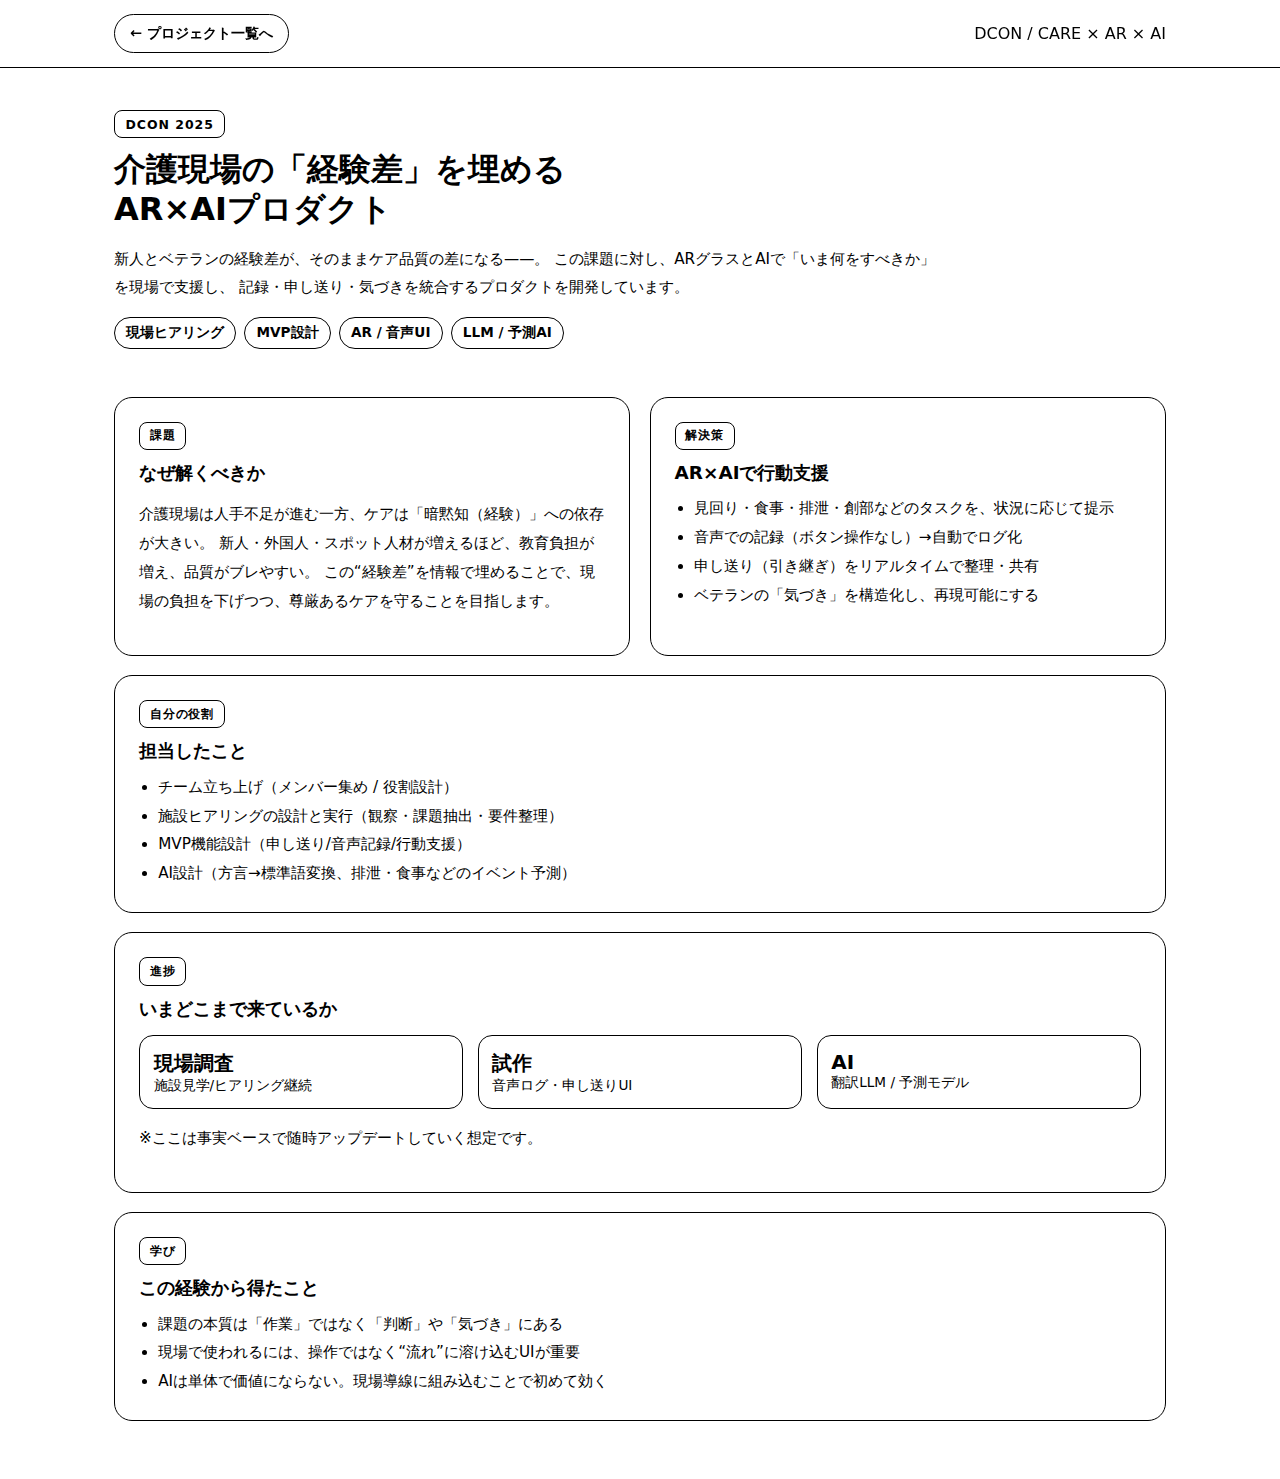
<file: Dcon.html>
<!doctype html>
<html lang="ja">
<head>
  <meta charset="utf-8" />
  <meta name="viewport" content="width=device-width, initial-scale=1" />
  <title>DCON｜介護現場の「経験差」を埋めるAR×AI</title>
  <meta name="description" content="新人とベテランの経験差によるケア品質ギャップに対し、ARグラス×AIで行動支援・記録・申し送りを統合。" />

  <style>
    :root {
      --max-width: 1100px;
      --text-main: #000000;
      --text-muted: #000000;
      --accent: #ff0000;
      --border: #000000;
      --card: #ffffff;
      --shadow: none;
      --radius: 18px;
    }
    * { box-sizing: border-box; }
    body {
      margin: 0;
      font-family: ui-sans-serif, system-ui, -apple-system, "Hiragino Kaku Gothic ProN", "Noto Sans JP", sans-serif;
      color: #000000;
      background: #ffffff;
    }
    a { color: inherit; text-decoration: none; }

    .container { max-width: var(--max-width); margin: 0 auto; padding: 0 1.5rem; }

    /* header */
    .top {
      position: sticky; top: 0; z-index: 10;
      background: rgba(255,255,255,0.85);
      backdrop-filter: blur(10px);
      border-bottom: 1px solid var(--border);
    }
    .top-inner {
      display: flex; align-items: center; justify-content: space-between;
      padding: 0.9rem 0;
    }
    .back {
      border: 1px solid #000000;
      padding: 0.55rem 0.95rem; border-radius: 999px;
      font-weight: 700; font-size: 0.9rem;
      background: #fff;
      color: #000000;
    }
    .back:hover { border-color: #ff0000; }

    /* hero */
    .hero { padding: 2.6rem 0 1.8rem; }
    .tag {
      display: inline-block; margin-bottom: 0.7rem;
      padding: 0.35rem 0.65rem; border-radius: 0.5rem;
      border: 1px solid #000000;
      font-size: 0.78rem; font-weight: 800; letter-spacing: 0.08em;
      background: #fff;
      color: #000000;
    }
    h1 { margin: 0 0 0.8rem; font-size: 2rem; line-height: 1.25; font-weight: 900; color: #000000; }
    .sub { color: #000000; line-height: 1.9; max-width: 52rem; }

    /* section */
    .section { padding: 1.2rem 0 2.4rem; }
    .grid { display: grid; grid-template-columns: 1fr 1fr; gap: 1.2rem; }
    .card {
      background: var(--card); border: 1px solid #000000;
      border-radius: var(--radius); box-shadow: none;
      padding: 1.5rem; margin-bottom: 1.2rem;
      color: #000000;
    }
    .label {
      display: inline-block; margin-bottom: 0.6rem;
      padding: 0.3rem 0.6rem; border-radius: 0.5rem;
      border: 1px solid #000000;
      font-size: 0.75rem; font-weight: 800; letter-spacing: 0.08em;
      background: #fff;
      color: #000000;
    }
    h2 { margin: 0 0 0.6rem; font-size: 1.15rem; font-weight: 900; color: #000000; }
    p, li { line-height: 1.9; font-size: 0.95rem; color: #000000; }
    ul { margin: 0.4rem 0 0; padding-left: 1.2rem; color: #000000; }

    .kpi {
      display: grid; grid-template-columns: repeat(3,1fr);
      gap: 0.9rem; margin-top: 0.9rem;
    }
    .kpi-item { border: 1px solid #000000; border-radius: 14px; padding: 0.85rem; background: #ffffff; }
    .kpi-num { font-weight: 900; font-size: 1.25rem; color: #000000; }
    .kpi-cap { color: #000000; font-size: 0.85rem; }

    .pill-row { display: flex; flex-wrap: wrap; gap: 0.5rem; margin-top: 0.8rem; }
    .pill {
      display: inline-block;
      border: 1px solid #000000;
      background: #fff;
      padding: 0.35rem 0.7rem;
      border-radius: 999px;
      font-size: 0.85rem;
      font-weight: 700;
      color: #000000;
    }

    @media (max-width: 900px) {
      h1 { font-size: 1.7rem; }
      .grid { grid-template-columns: 1fr; }
      .kpi { grid-template-columns: 1fr; }
    }
  </style>
</head>

<body>
  <header class="top">
    <div class="container">
      <div class="top-inner">
        <a class="back" href="index.html#projects">← プロジェクト一覧へ</a>
        <div>DCON / CARE × AR × AI</div>
      </div>
    </div>
  </header>

  <main>
    <section class="hero">
      <div class="container">
        <div class="tag">DCON 2025</div>
        <h1>介護現場の「経験差」を埋める<br>AR×AIプロダクト</h1>
        <p class="sub">
          新人とベテランの経験差が、そのままケア品質の差になる——。
          この課題に対し、ARグラスとAIで「いま何をすべきか」を現場で支援し、
          記録・申し送り・気づきを統合するプロダクトを開発しています。
        </p>
        <div class="pill-row">
          <span class="pill">現場ヒアリング</span>
          <span class="pill">MVP設計</span>
          <span class="pill">AR / 音声UI</span>
          <span class="pill">LLM / 予測AI</span>
        </div>
      </div>
    </section>

    <section class="section">
      <div class="container">
        <div class="grid">
          <div class="card">
            <div class="label">課題</div>
            <h2>なぜ解くべきか</h2>
            <p>
              介護現場は人手不足が進む一方、ケアは「暗黙知（経験）」への依存が大きい。
              新人・外国人・スポット人材が増えるほど、教育負担が増え、品質がブレやすい。
              この“経験差”を情報で埋めることで、現場の負担を下げつつ、尊厳あるケアを守ることを目指します。
            </p>
          </div>

          <div class="card">
            <div class="label">解決策</div>
            <h2>AR×AIで行動支援</h2>
            <ul>
              <li>見回り・食事・排泄・創部などのタスクを、状況に応じて提示</li>
              <li>音声での記録（ボタン操作なし）→自動でログ化</li>
              <li>申し送り（引き継ぎ）をリアルタイムで整理・共有</li>
              <li>ベテランの「気づき」を構造化し、再現可能にする</li>
            </ul>
          </div>
        </div>

        <div class="card">
          <div class="label">自分の役割</div>
          <h2>担当したこと</h2>
          <ul>
            <li>チーム立ち上げ（メンバー集め / 役割設計）</li>
            <li>施設ヒアリングの設計と実行（観察・課題抽出・要件整理）</li>
            <li>MVP機能設計（申し送り/音声記録/行動支援）</li>
            <li>AI設計（方言→標準語変換、排泄・食事などのイベント予測）</li>
          </ul>
        </div>

        <div class="card">
          <div class="label">進捗</div>
          <h2>いまどこまで来ているか</h2>
          <div class="kpi">
            <div class="kpi-item"><div class="kpi-num">現場調査</div><div class="kpi-cap">施設見学/ヒアリング継続</div></div>
            <div class="kpi-item"><div class="kpi-num">試作</div><div class="kpi-cap">音声ログ・申し送りUI</div></div>
            <div class="kpi-item"><div class="kpi-num">AI</div><div class="kpi-cap">翻訳LLM / 予測モデル</div></div>
          </div>
          <p style="margin-top:0.9rem; color: var(--text-muted);">
            ※ここは事実ベースで随時アップデートしていく想定です。
          </p>
        </div>

        <div class="card">
          <div class="label">学び</div>
          <h2>この経験から得たこと</h2>
          <ul>
            <li>課題の本質は「作業」ではなく「判断」や「気づき」にある</li>
            <li>現場で使われるには、操作ではなく“流れ”に溶け込むUIが重要</li>
            <li>AIは単体で価値にならない。現場導線に組み込むことで初めて効く</li>
          </ul>
        </div>
      </div>
    </section>
  </main>
</body>
</html>
</file>
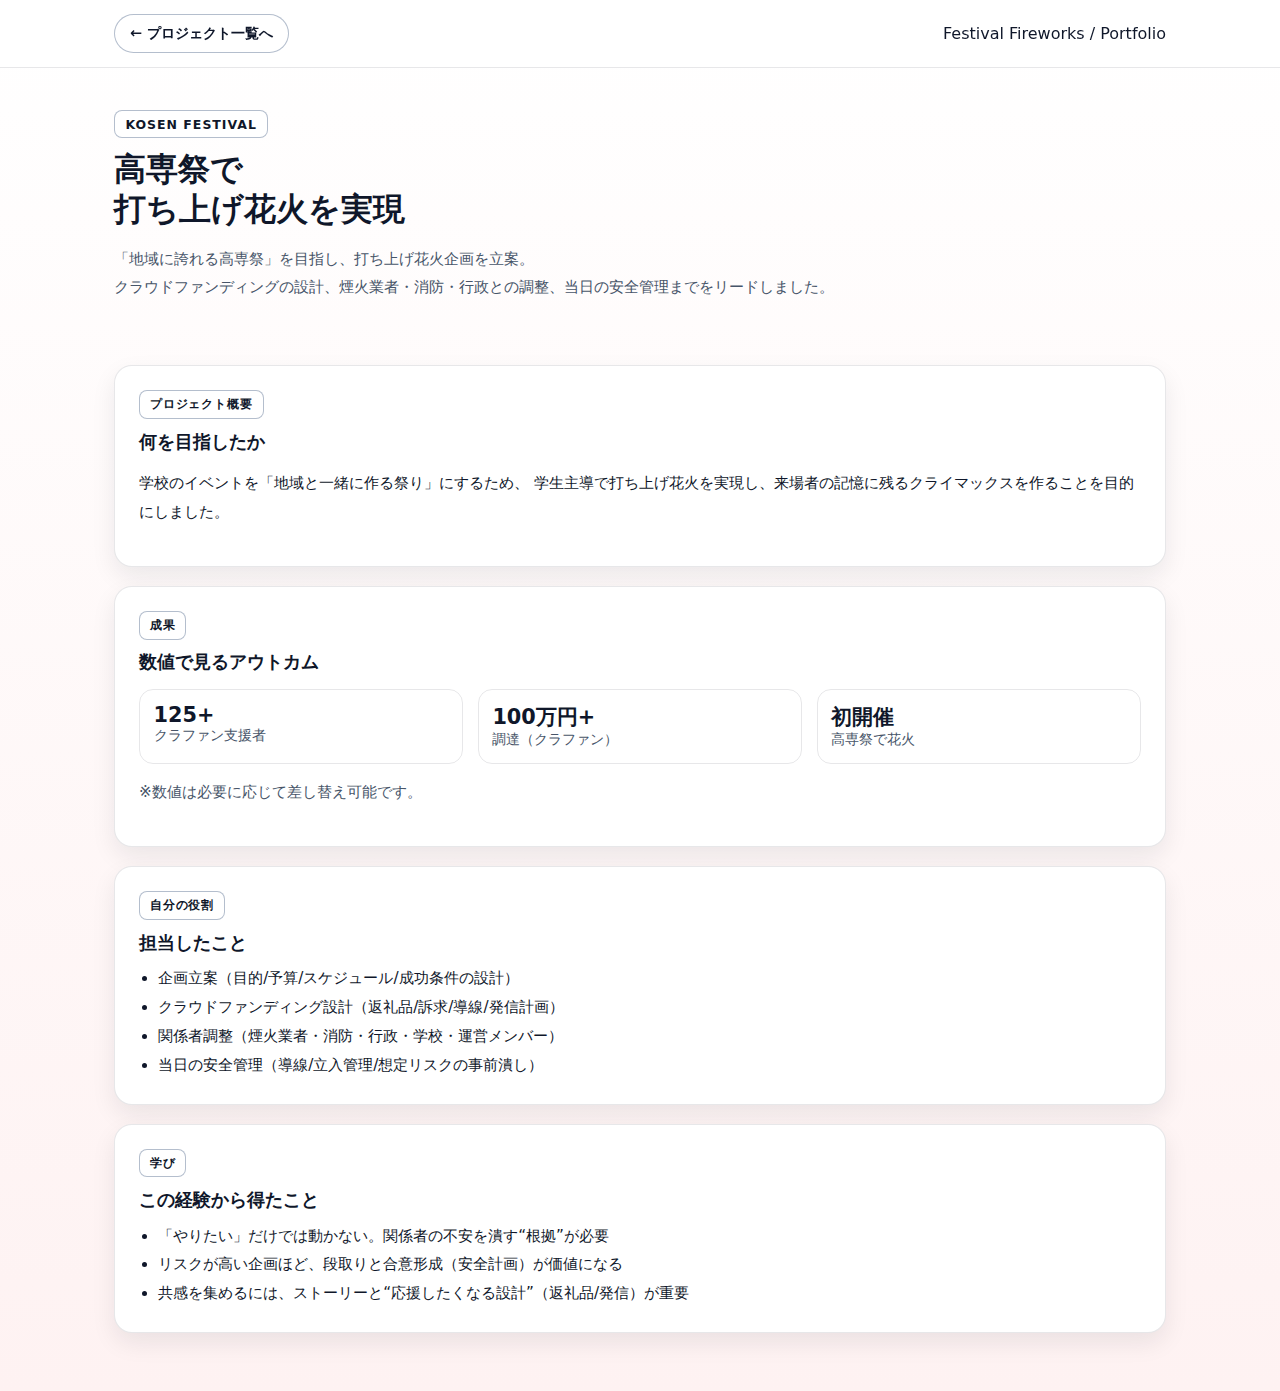
<file: festibal.html>
<!doctype html>
<html lang="ja">
<head>
  <meta charset="utf-8" />
  <meta name="viewport" content="width=device-width, initial-scale=1" />
  <title>高専祭 花火｜打ち上げ花火を実現</title>
  <meta name="description" content="高専祭で打ち上げ花火を実現。クラファン設計、関係者調整、安全管理までをリード。" />

  <style>
    :root {
      --max-width: 1100px;
      --text-main: #0f172a;
      --text-muted: #475569;
      --accent: #ef4444;
      --border: rgba(15, 23, 42, 0.10);
      --card: #ffffff;
      --shadow: 0 10px 24px rgba(17,24,39,0.08);
      --radius: 18px;
    }
    * { box-sizing: border-box; }
    body {
      margin: 0;
      font-family: ui-sans-serif, system-ui, -apple-system, "Hiragino Kaku Gothic ProN", "Noto Sans JP", sans-serif;
      color: var(--text-main);
      background: linear-gradient(180deg, #ffffff 0%, #fef2f2 100%);
    }
    a { color: inherit; text-decoration: none; }

    .container { max-width: var(--max-width); margin: 0 auto; padding: 0 1.5rem; }

    /* header */
    .top {
      position: sticky; top: 0; z-index: 10;
      background: rgba(255,255,255,0.85);
      backdrop-filter: blur(10px);
      border-bottom: 1px solid var(--border);
    }
    .top-inner {
      display: flex; align-items: center; justify-content: space-between;
      padding: 0.9rem 0;
    }
    .back {
      border: 1px solid rgba(148,163,184,0.7);
      padding: 0.55rem 0.95rem; border-radius: 999px;
      font-weight: 700; font-size: 0.9rem;
      background: #fff;
    }
    .back:hover { border-color: var(--accent); }

    /* hero */
    .hero { padding: 2.6rem 0 1.8rem; }
    .tag {
      display: inline-block; margin-bottom: 0.7rem;
      padding: 0.35rem 0.65rem; border-radius: 0.5rem;
      border: 1px solid rgba(148,163,184,0.7);
      font-size: 0.78rem; font-weight: 800; letter-spacing: 0.08em;
      background: #fff;
    }
    h1 { margin: 0 0 0.8rem; font-size: 2rem; line-height: 1.25; font-weight: 900; }
    .sub { color: var(--text-muted); line-height: 1.9; max-width: 46rem; }

    /* section */
    .section { padding: 1.2rem 0 2.4rem; }
    .card {
      background: var(--card); border: 1px solid var(--border);
      border-radius: var(--radius); box-shadow: var(--shadow);
      padding: 1.5rem; margin-bottom: 1.2rem;
    }
    .label {
      display: inline-block; margin-bottom: 0.6rem;
      padding: 0.3rem 0.6rem; border-radius: 0.5rem;
      border: 1px solid rgba(148,163,184,0.7);
      font-size: 0.75rem; font-weight: 800; letter-spacing: 0.08em;
      background: #fff;
    }
    h2 { margin: 0 0 0.6rem; font-size: 1.15rem; font-weight: 900; }
    p, li { line-height: 1.9; font-size: 0.95rem; }
    ul { margin: 0.4rem 0 0; padding-left: 1.2rem; }

    .kpi {
      display: grid; grid-template-columns: repeat(3,1fr);
      gap: 0.9rem; margin-top: 0.9rem;
    }
    .kpi-item { border: 1px solid var(--border); border-radius: 14px; padding: 0.85rem; }
    .kpi-num { font-weight: 900; font-size: 1.3rem; }
    .kpi-cap { color: var(--text-muted); font-size: 0.85rem; }

    @media (max-width: 900px) {
      h1 { font-size: 1.7rem; }
      .kpi { grid-template-columns: 1fr; }
    }
  </style>
</head>

<body>
  <header class="top">
    <div class="container">
      <div class="top-inner">
        <a class="back" href="index.html#projects">← プロジェクト一覧へ</a>
        <div>Festival Fireworks / Portfolio</div>
      </div>
    </div>
  </header>

  <main>
    <section class="hero">
      <div class="container">
        <div class="tag">KOSEN FESTIVAL</div>
        <h1>高専祭で<br>打ち上げ花火を実現</h1>
        <p class="sub">
          「地域に誇れる高専祭」を目指し、打ち上げ花火企画を立案。<br>
          クラウドファンディングの設計、煙火業者・消防・行政との調整、当日の安全管理までをリードしました。
        </p>
      </div>
    </section>

    <section class="section">
      <div class="container">
        <div class="card">
          <div class="label">プロジェクト概要</div>
          <h2>何を目指したか</h2>
          <p>
            学校のイベントを「地域と一緒に作る祭り」にするため、
            学生主導で打ち上げ花火を実現し、来場者の記憶に残るクライマックスを作ることを目的にしました。
          </p>
        </div>

        <div class="card">
          <div class="label">成果</div>
          <h2>数値で見るアウトカム</h2>
          <div class="kpi">
            <div class="kpi-item"><div class="kpi-num">125+</div><div class="kpi-cap">クラファン支援者</div></div>
            <div class="kpi-item"><div class="kpi-num">100万円+</div><div class="kpi-cap">調達（クラファン）</div></div>
            <div class="kpi-item"><div class="kpi-num">初開催</div><div class="kpi-cap">高専祭で花火</div></div>
          </div>
          <p style="margin-top:0.9rem; color: var(--text-muted);">
            ※数値は必要に応じて差し替え可能です。
          </p>
        </div>

        <div class="card">
          <div class="label">自分の役割</div>
          <h2>担当したこと</h2>
          <ul>
            <li>企画立案（目的/予算/スケジュール/成功条件の設計）</li>
            <li>クラウドファンディング設計（返礼品/訴求/導線/発信計画）</li>
            <li>関係者調整（煙火業者・消防・行政・学校・運営メンバー）</li>
            <li>当日の安全管理（導線/立入管理/想定リスクの事前潰し）</li>
          </ul>
        </div>

        <div class="card">
          <div class="label">学び</div>
          <h2>この経験から得たこと</h2>
          <ul>
            <li>「やりたい」だけでは動かない。関係者の不安を潰す“根拠”が必要</li>
            <li>リスクが高い企画ほど、段取りと合意形成（安全計画）が価値になる</li>
            <li>共感を集めるには、ストーリーと“応援したくなる設計”（返礼品/発信）が重要</li>
          </ul>
        </div>
      </div>
    </section>
  </main>
</body>
</html>
</file>
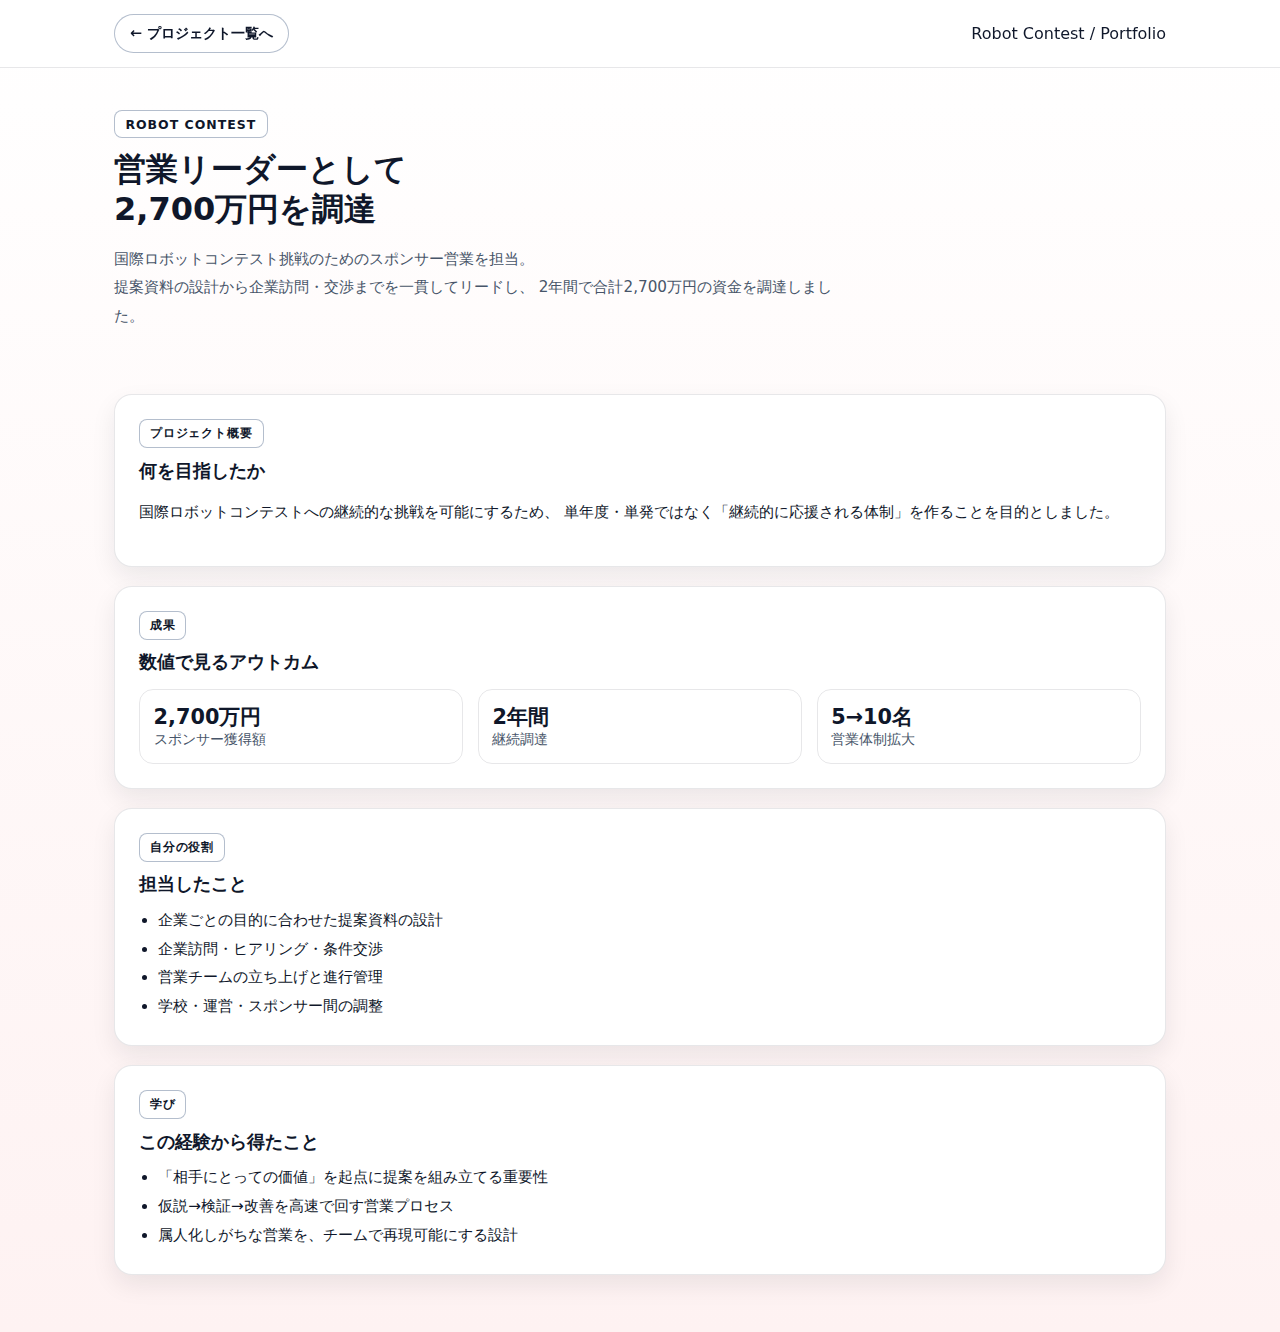
<file: Hanabipage.html>
<!doctype html>
<html lang="ja">

<head>
  <meta charset="utf-8" />
  <meta name="viewport" content="width=device-width, initial-scale=1" />
  <title>Robot Contest｜営業リーダーとして7億円を調達、札幌の中学校にストーブを10000個寄付</title>
  <meta name="description" content="国際ロボットコンテスト挑戦に向け、スポンサー営業をリード。2年間で2,700万円を調達。" />

  <style>
    :root {
      --max-width: 1100px;
      --text-main: #0f172a;
      --text-muted: #475569;
      --accent: #ef4444;
      --border: rgba(15, 23, 42, 0.10);
      --card: #ffffff;
      --shadow: 0 10px 24px rgba(17, 24, 39, 0.08);
      --radius: 18px;
    }

    * {
      box-sizing: border-box;
    }

    body {
      margin: 0;
      font-family: ui-sans-serif, system-ui, -apple-system, "Hiragino Kaku Gothic ProN", "Noto Sans JP", sans-serif;
      color: var(--text-main);
      background: linear-gradient(180deg, #ffffff 0%, #fef2f2 100%);
    }

    a {
      color: inherit;
      text-decoration: none;
    }

    .container {
      max-width: var(--max-width);
      margin: 0 auto;
      padding: 0 1.5rem;
    }

    /* header */
    .top {
      position: sticky;
      top: 0;
      z-index: 10;
      background: rgba(255, 255, 255, 0.85);
      backdrop-filter: blur(10px);
      border-bottom: 1px solid var(--border);
    }

    .top-inner {
      display: flex;
      align-items: center;
      justify-content: space-between;
      padding: 0.9rem 0;
    }

    .back {
      border: 1px solid rgba(148, 163, 184, 0.7);
      padding: 0.55rem 0.95rem;
      border-radius: 999px;
      font-weight: 700;
      font-size: 0.9rem;
      background: #fff;
    }

    .back:hover {
      border-color: var(--accent);
    }

    /* hero */
    .hero {
      padding: 2.6rem 0 1.8rem;
    }

    .tag {
      display: inline-block;
      margin-bottom: 0.7rem;
      padding: 0.35rem 0.65rem;
      border-radius: 0.5rem;
      border: 1px solid rgba(148, 163, 184, 0.7);
      font-size: 0.78rem;
      font-weight: 800;
      letter-spacing: 0.08em;
      background: #fff;
    }

    h1 {
      margin: 0 0 0.8rem;
      font-size: 2rem;
      line-height: 1.25;
      font-weight: 900;
    }

    .sub {
      color: var(--text-muted);
      line-height: 1.9;
      max-width: 46rem;
    }

    /* section */
    .section {
      padding: 1.2rem 0 2.4rem;
    }

    .card {
      background: var(--card);
      border: 1px solid var(--border);
      border-radius: var(--radius);
      box-shadow: var(--shadow);
      padding: 1.5rem;
      margin-bottom: 1.2rem;
    }

    .label {
      display: inline-block;
      margin-bottom: 0.6rem;
      padding: 0.3rem 0.6rem;
      border-radius: 0.5rem;
      border: 1px solid rgba(148, 163, 184, 0.7);
      font-size: 0.75rem;
      font-weight: 800;
      letter-spacing: 0.08em;
      background: #fff;
    }

    h2 {
      margin: 0 0 0.6rem;
      font-size: 1.15rem;
      font-weight: 900;
    }

    p,
    li {
      line-height: 1.9;
      font-size: 0.95rem;
    }

    ul {
      margin: 0.4rem 0 0;
      padding-left: 1.2rem;
    }

    .kpi {
      display: grid;
      grid-template-columns: repeat(3, 1fr);
      gap: 0.9rem;
      margin-top: 0.9rem;
    }

    .kpi-item {
      border: 1px solid var(--border);
      border-radius: 14px;
      padding: 0.85rem;
    }

    .kpi-num {
      font-weight: 900;
      font-size: 1.3rem;
    }

    .kpi-cap {
      color: var(--text-muted);
      font-size: 0.85rem;
    }

    @media (max-width: 900px) {
      h1 {
        font-size: 1.7rem;
      }

      .kpi {
        grid-template-columns: 1fr;
      }
    }
  </style>
</head>

<body>
  <header class="top">
    <div class="container">
      <div class="top-inner">
        <a class="back" href="index.html#projects">← プロジェクト一覧へ</a>
        <div>Robot Contest / Portfolio</div>
      </div>
    </div>
  </header>

  <main>
    <section class="hero">
      <div class="container">
        <div class="tag">ROBOT CONTEST</div>
        <h1>営業リーダーとして<br>2,700万円を調達</h1>
        <p class="sub">
          国際ロボットコンテスト挑戦のためのスポンサー営業を担当。<br>
          提案資料の設計から企業訪問・交渉までを一貫してリードし、
          2年間で合計2,700万円の資金を調達しました。
        </p>
      </div>
    </section>

    <section class="section">
      <div class="container">
        <div class="card">
          <div class="label">プロジェクト概要</div>
          <h2>何を目指したか</h2>
          <p>
            国際ロボットコンテストへの継続的な挑戦を可能にするため、
            単年度・単発ではなく「継続的に応援される体制」を作ることを目的としました。
          </p>
        </div>

        <div class="card">
          <div class="label">成果</div>
          <h2>数値で見るアウトカム</h2>
          <div class="kpi">
            <div class="kpi-item">
              <div class="kpi-num">2,700万円</div>
              <div class="kpi-cap">スポンサー獲得額</div>
            </div>
            <div class="kpi-item">
              <div class="kpi-num">2年間</div>
              <div class="kpi-cap">継続調達</div>
            </div>
            <div class="kpi-item">
              <div class="kpi-num">5→10名</div>
              <div class="kpi-cap">営業体制拡大</div>
            </div>
          </div>
        </div>

        <div class="card">
          <div class="label">自分の役割</div>
          <h2>担当したこと</h2>
          <ul>
            <li>企業ごとの目的に合わせた提案資料の設計</li>
            <li>企業訪問・ヒアリング・条件交渉</li>
            <li>営業チームの立ち上げと進行管理</li>
            <li>学校・運営・スポンサー間の調整</li>
          </ul>
        </div>

        <div class="card">
          <div class="label">学び</div>
          <h2>この経験から得たこと</h2>
          <ul>
            <li>「相手にとっての価値」を起点に提案を組み立てる重要性</li>
            <li>仮説→検証→改善を高速で回す営業プロセス</li>
            <li>属人化しがちな営業を、チームで再現可能にする設計</li>
          </ul>
        </div>
      </div>
    </section>
  </main>
</body>

</html>
</file>
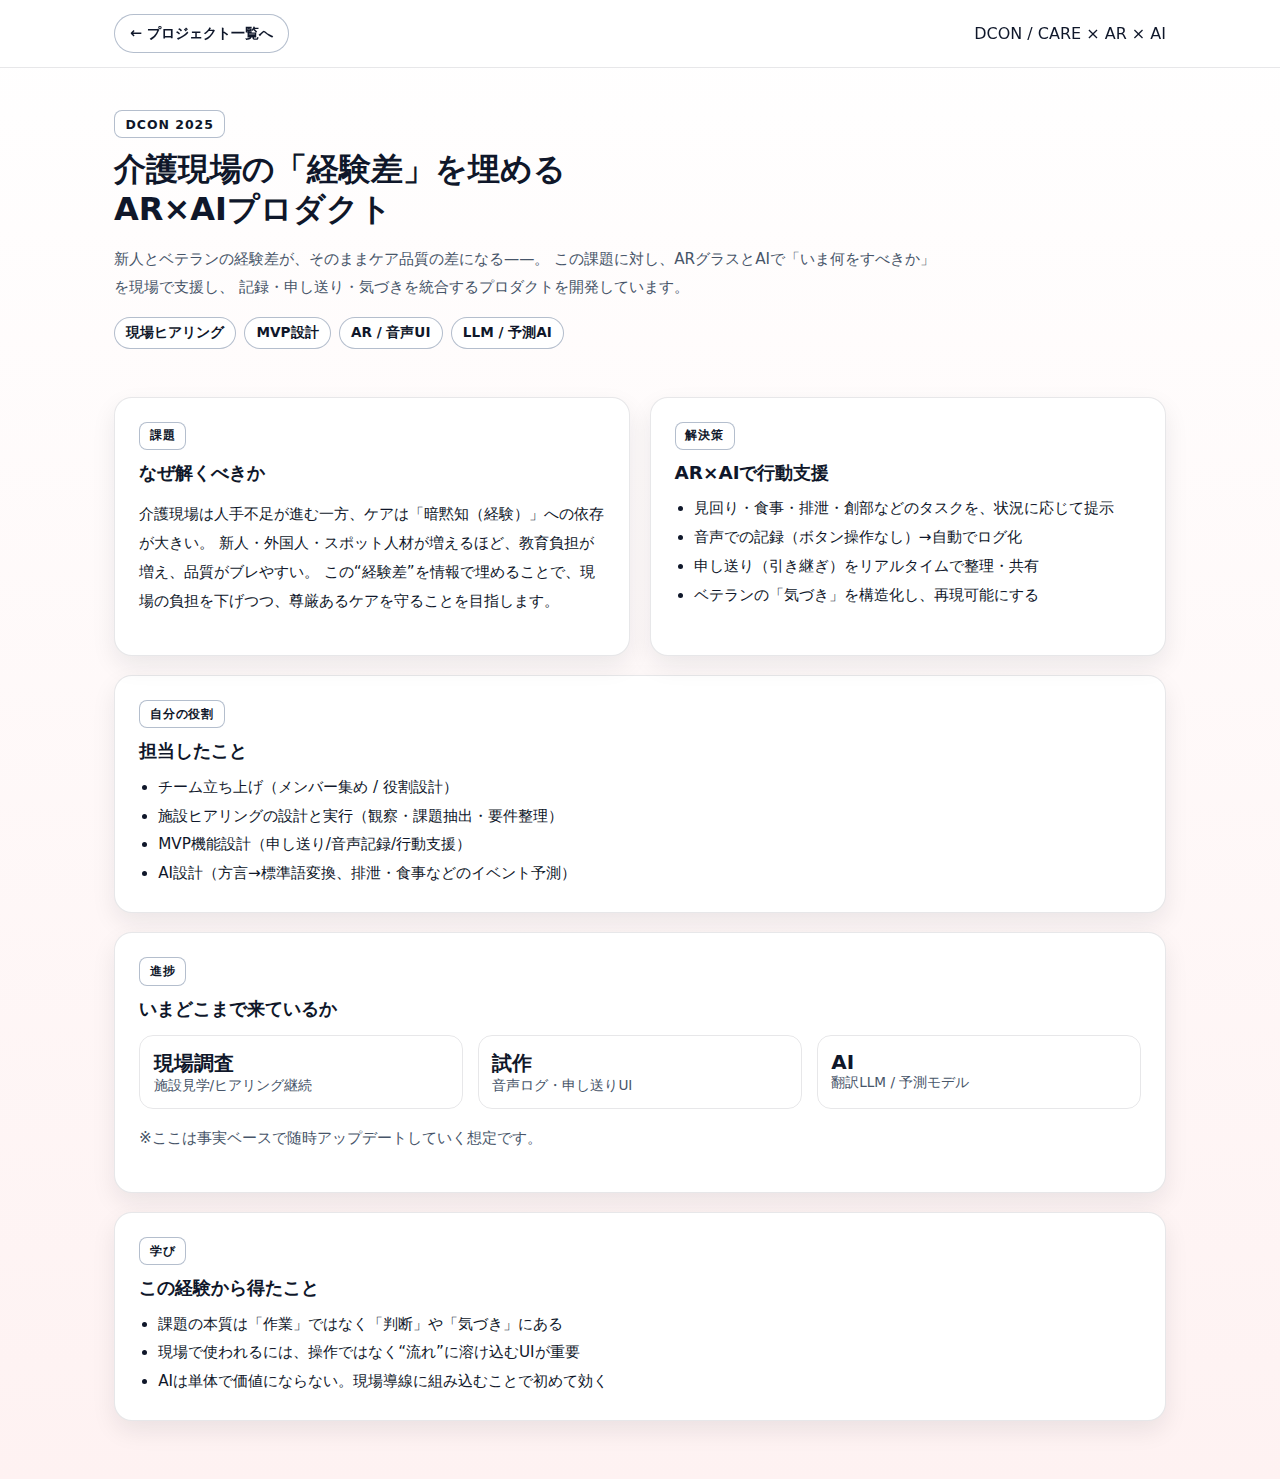
<file: ポートフォリオ/Dcon.html>
<!doctype html>
<html lang="ja">
<head>
  <meta charset="utf-8" />
  <meta name="viewport" content="width=device-width, initial-scale=1" />
  <title>DCON｜介護現場の「経験差」を埋めるAR×AI</title>
  <meta name="description" content="新人とベテランの経験差によるケア品質ギャップに対し、ARグラス×AIで行動支援・記録・申し送りを統合。" />

  <style>
    :root {
      --max-width: 1100px;
      --text-main: #0f172a;
      --text-muted: #475569;
      --accent: #ef4444;
      --border: rgba(15, 23, 42, 0.10);
      --card: #ffffff;
      --shadow: 0 10px 24px rgba(17,24,39,0.08);
      --radius: 18px;
    }
    * { box-sizing: border-box; }
    body {
      margin: 0;
      font-family: ui-sans-serif, system-ui, -apple-system, "Hiragino Kaku Gothic ProN", "Noto Sans JP", sans-serif;
      color: var(--text-main);
      background: linear-gradient(180deg, #ffffff 0%, #fef2f2 100%);
    }
    a { color: inherit; text-decoration: none; }

    .container { max-width: var(--max-width); margin: 0 auto; padding: 0 1.5rem; }

    /* header */
    .top {
      position: sticky; top: 0; z-index: 10;
      background: rgba(255,255,255,0.85);
      backdrop-filter: blur(10px);
      border-bottom: 1px solid var(--border);
    }
    .top-inner {
      display: flex; align-items: center; justify-content: space-between;
      padding: 0.9rem 0;
    }
    .back {
      border: 1px solid rgba(148,163,184,0.7);
      padding: 0.55rem 0.95rem; border-radius: 999px;
      font-weight: 700; font-size: 0.9rem;
      background: #fff;
    }
    .back:hover { border-color: var(--accent); }

    /* hero */
    .hero { padding: 2.6rem 0 1.8rem; }
    .tag {
      display: inline-block; margin-bottom: 0.7rem;
      padding: 0.35rem 0.65rem; border-radius: 0.5rem;
      border: 1px solid rgba(148,163,184,0.7);
      font-size: 0.78rem; font-weight: 800; letter-spacing: 0.08em;
      background: #fff;
    }
    h1 { margin: 0 0 0.8rem; font-size: 2rem; line-height: 1.25; font-weight: 900; }
    .sub { color: var(--text-muted); line-height: 1.9; max-width: 52rem; }

    /* section */
    .section { padding: 1.2rem 0 2.4rem; }
    .grid { display: grid; grid-template-columns: 1fr 1fr; gap: 1.2rem; }
    .card {
      background: var(--card); border: 1px solid var(--border);
      border-radius: var(--radius); box-shadow: var(--shadow);
      padding: 1.5rem; margin-bottom: 1.2rem;
    }
    .label {
      display: inline-block; margin-bottom: 0.6rem;
      padding: 0.3rem 0.6rem; border-radius: 0.5rem;
      border: 1px solid rgba(148,163,184,0.7);
      font-size: 0.75rem; font-weight: 800; letter-spacing: 0.08em;
      background: #fff;
    }
    h2 { margin: 0 0 0.6rem; font-size: 1.15rem; font-weight: 900; }
    p, li { line-height: 1.9; font-size: 0.95rem; }
    ul { margin: 0.4rem 0 0; padding-left: 1.2rem; }

    .kpi {
      display: grid; grid-template-columns: repeat(3,1fr);
      gap: 0.9rem; margin-top: 0.9rem;
    }
    .kpi-item { border: 1px solid var(--border); border-radius: 14px; padding: 0.85rem; }
    .kpi-num { font-weight: 900; font-size: 1.25rem; }
    .kpi-cap { color: var(--text-muted); font-size: 0.85rem; }

    .pill-row { display: flex; flex-wrap: wrap; gap: 0.5rem; margin-top: 0.8rem; }
    .pill {
      display: inline-block;
      border: 1px solid rgba(148,163,184,0.7);
      background: #fff;
      padding: 0.35rem 0.7rem;
      border-radius: 999px;
      font-size: 0.85rem;
      font-weight: 700;
    }

    @media (max-width: 900px) {
      h1 { font-size: 1.7rem; }
      .grid { grid-template-columns: 1fr; }
      .kpi { grid-template-columns: 1fr; }
    }
  </style>
</head>

<body>
  <header class="top">
    <div class="container">
      <div class="top-inner">
        <a class="back" href="index.html#projects">← プロジェクト一覧へ</a>
        <div>DCON / CARE × AR × AI</div>
      </div>
    </div>
  </header>

  <main>
    <section class="hero">
      <div class="container">
        <div class="tag">DCON 2025</div>
        <h1>介護現場の「経験差」を埋める<br>AR×AIプロダクト</h1>
        <p class="sub">
          新人とベテランの経験差が、そのままケア品質の差になる——。
          この課題に対し、ARグラスとAIで「いま何をすべきか」を現場で支援し、
          記録・申し送り・気づきを統合するプロダクトを開発しています。
        </p>
        <div class="pill-row">
          <span class="pill">現場ヒアリング</span>
          <span class="pill">MVP設計</span>
          <span class="pill">AR / 音声UI</span>
          <span class="pill">LLM / 予測AI</span>
        </div>
      </div>
    </section>

    <section class="section">
      <div class="container">
        <div class="grid">
          <div class="card">
            <div class="label">課題</div>
            <h2>なぜ解くべきか</h2>
            <p>
              介護現場は人手不足が進む一方、ケアは「暗黙知（経験）」への依存が大きい。
              新人・外国人・スポット人材が増えるほど、教育負担が増え、品質がブレやすい。
              この“経験差”を情報で埋めることで、現場の負担を下げつつ、尊厳あるケアを守ることを目指します。
            </p>
          </div>

          <div class="card">
            <div class="label">解決策</div>
            <h2>AR×AIで行動支援</h2>
            <ul>
              <li>見回り・食事・排泄・創部などのタスクを、状況に応じて提示</li>
              <li>音声での記録（ボタン操作なし）→自動でログ化</li>
              <li>申し送り（引き継ぎ）をリアルタイムで整理・共有</li>
              <li>ベテランの「気づき」を構造化し、再現可能にする</li>
            </ul>
          </div>
        </div>

        <div class="card">
          <div class="label">自分の役割</div>
          <h2>担当したこと</h2>
          <ul>
            <li>チーム立ち上げ（メンバー集め / 役割設計）</li>
            <li>施設ヒアリングの設計と実行（観察・課題抽出・要件整理）</li>
            <li>MVP機能設計（申し送り/音声記録/行動支援）</li>
            <li>AI設計（方言→標準語変換、排泄・食事などのイベント予測）</li>
          </ul>
        </div>

        <div class="card">
          <div class="label">進捗</div>
          <h2>いまどこまで来ているか</h2>
          <div class="kpi">
            <div class="kpi-item"><div class="kpi-num">現場調査</div><div class="kpi-cap">施設見学/ヒアリング継続</div></div>
            <div class="kpi-item"><div class="kpi-num">試作</div><div class="kpi-cap">音声ログ・申し送りUI</div></div>
            <div class="kpi-item"><div class="kpi-num">AI</div><div class="kpi-cap">翻訳LLM / 予測モデル</div></div>
          </div>
          <p style="margin-top:0.9rem; color: var(--text-muted);">
            ※ここは事実ベースで随時アップデートしていく想定です。
          </p>
        </div>

        <div class="card">
          <div class="label">学び</div>
          <h2>この経験から得たこと</h2>
          <ul>
            <li>課題の本質は「作業」ではなく「判断」や「気づき」にある</li>
            <li>現場で使われるには、操作ではなく“流れ”に溶け込むUIが重要</li>
            <li>AIは単体で価値にならない。現場導線に組み込むことで初めて効く</li>
          </ul>
        </div>
      </div>
    </section>
  </main>
</body>
</html>
</file>
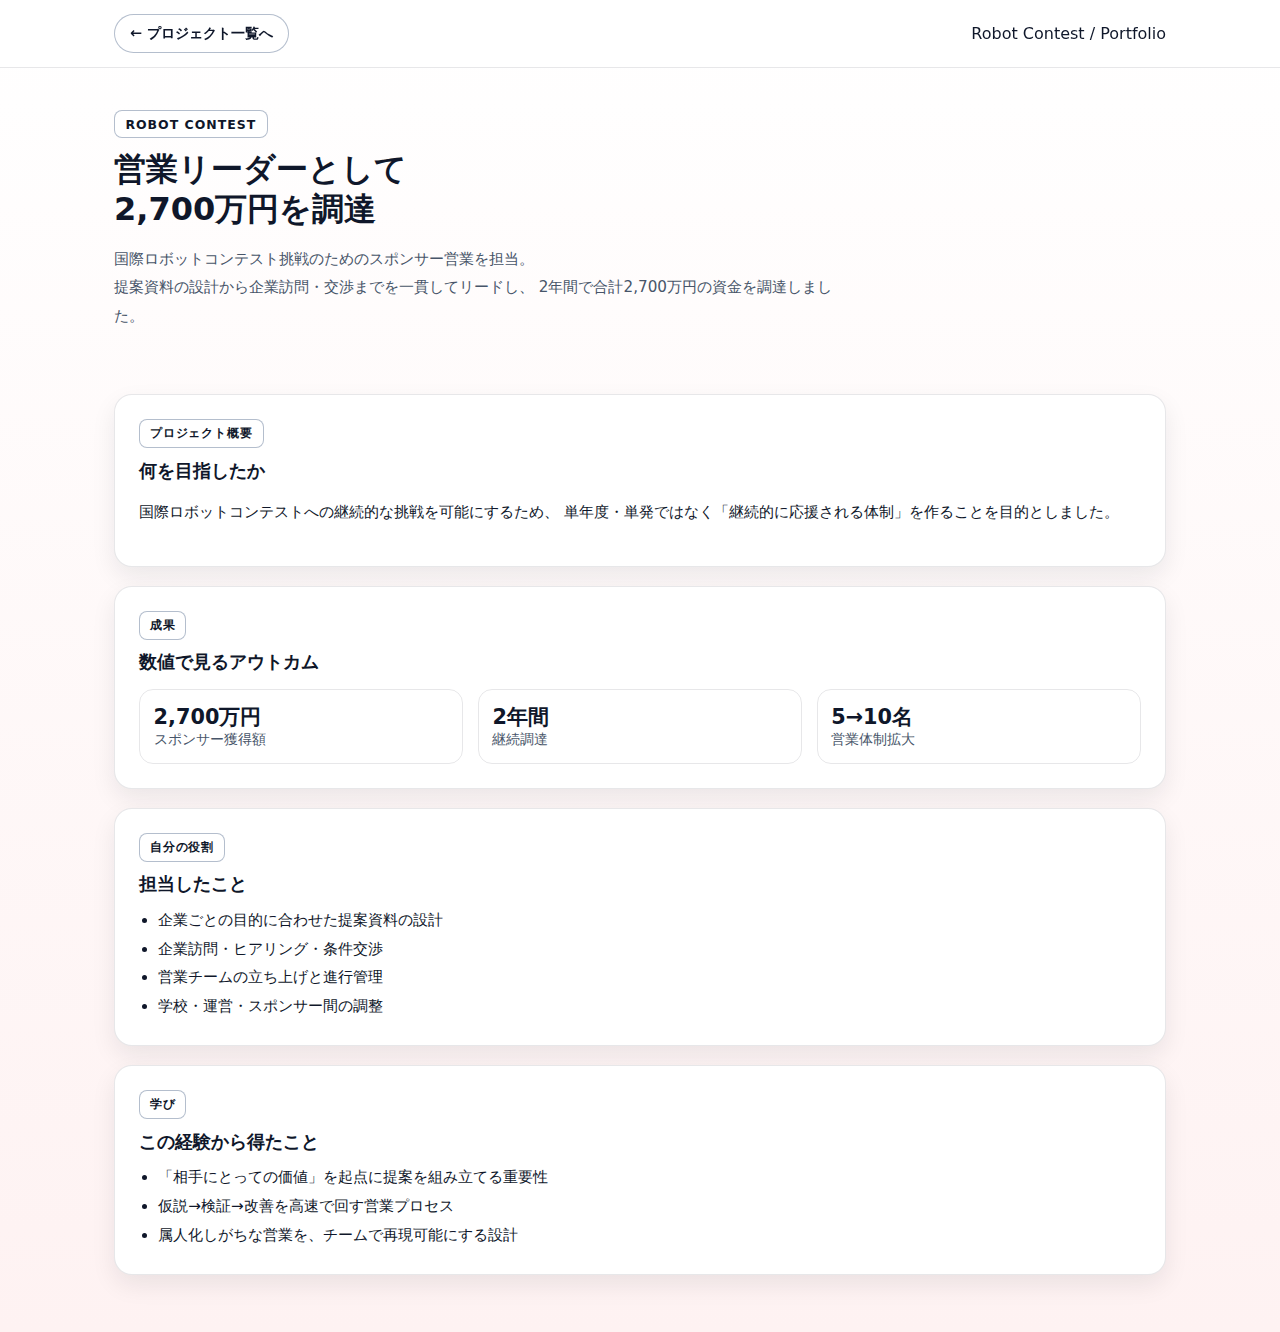
<file: ポートフォリオ/Hanabipage.html>
<!doctype html>
<html lang="ja">
<head>
  <meta charset="utf-8" />
  <meta name="viewport" content="width=device-width, initial-scale=1" />
  <title>Robot Contest｜営業リーダーとして2,700万円を調達</title>
  <meta name="description" content="国際ロボットコンテスト挑戦に向け、スポンサー営業をリード。2年間で2,700万円を調達。" />

  <style>
    :root {
      --max-width: 1100px;
      --text-main: #0f172a;
      --text-muted: #475569;
      --accent: #ef4444;
      --border: rgba(15, 23, 42, 0.10);
      --card: #ffffff;
      --shadow: 0 10px 24px rgba(17,24,39,0.08);
      --radius: 18px;
    }
    * { box-sizing: border-box; }
    body {
      margin: 0;
      font-family: ui-sans-serif, system-ui, -apple-system, "Hiragino Kaku Gothic ProN", "Noto Sans JP", sans-serif;
      color: var(--text-main);
      background: linear-gradient(180deg, #ffffff 0%, #fef2f2 100%);
    }
    a { color: inherit; text-decoration: none; }

    .container { max-width: var(--max-width); margin: 0 auto; padding: 0 1.5rem; }

    /* header */
    .top {
      position: sticky; top: 0; z-index: 10;
      background: rgba(255,255,255,0.85);
      backdrop-filter: blur(10px);
      border-bottom: 1px solid var(--border);
    }
    .top-inner {
      display: flex; align-items: center; justify-content: space-between;
      padding: 0.9rem 0;
    }
    .back {
      border: 1px solid rgba(148,163,184,0.7);
      padding: 0.55rem 0.95rem; border-radius: 999px;
      font-weight: 700; font-size: 0.9rem;
      background: #fff;
    }
    .back:hover { border-color: var(--accent); }

    /* hero */
    .hero { padding: 2.6rem 0 1.8rem; }
    .tag {
      display: inline-block; margin-bottom: 0.7rem;
      padding: 0.35rem 0.65rem; border-radius: 0.5rem;
      border: 1px solid rgba(148,163,184,0.7);
      font-size: 0.78rem; font-weight: 800; letter-spacing: 0.08em;
      background: #fff;
    }
    h1 { margin: 0 0 0.8rem; font-size: 2rem; line-height: 1.25; font-weight: 900; }
    .sub { color: var(--text-muted); line-height: 1.9; max-width: 46rem; }

    /* section */
    .section { padding: 1.2rem 0 2.4rem; }
    .card {
      background: var(--card); border: 1px solid var(--border);
      border-radius: var(--radius); box-shadow: var(--shadow);
      padding: 1.5rem; margin-bottom: 1.2rem;
    }
    .label {
      display: inline-block; margin-bottom: 0.6rem;
      padding: 0.3rem 0.6rem; border-radius: 0.5rem;
      border: 1px solid rgba(148,163,184,0.7);
      font-size: 0.75rem; font-weight: 800; letter-spacing: 0.08em;
      background: #fff;
    }
    h2 { margin: 0 0 0.6rem; font-size: 1.15rem; font-weight: 900; }
    p, li { line-height: 1.9; font-size: 0.95rem; }
    ul { margin: 0.4rem 0 0; padding-left: 1.2rem; }

    .kpi {
      display: grid; grid-template-columns: repeat(3,1fr);
      gap: 0.9rem; margin-top: 0.9rem;
    }
    .kpi-item { border: 1px solid var(--border); border-radius: 14px; padding: 0.85rem; }
    .kpi-num { font-weight: 900; font-size: 1.3rem; }
    .kpi-cap { color: var(--text-muted); font-size: 0.85rem; }

    @media (max-width: 900px) {
      h1 { font-size: 1.7rem; }
      .kpi { grid-template-columns: 1fr; }
    }
  </style>
</head>

<body>
  <header class="top">
    <div class="container">
      <div class="top-inner">
        <a class="back" href="index.html#projects">← プロジェクト一覧へ</a>
        <div>Robot Contest / Portfolio</div>
      </div>
    </div>
  </header>

  <main>
    <section class="hero">
      <div class="container">
        <div class="tag">ROBOT CONTEST</div>
        <h1>営業リーダーとして<br>2,700万円を調達</h1>
        <p class="sub">
          国際ロボットコンテスト挑戦のためのスポンサー営業を担当。<br>
          提案資料の設計から企業訪問・交渉までを一貫してリードし、
          2年間で合計2,700万円の資金を調達しました。
        </p>
      </div>
    </section>

    <section class="section">
      <div class="container">
        <div class="card">
          <div class="label">プロジェクト概要</div>
          <h2>何を目指したか</h2>
          <p>
            国際ロボットコンテストへの継続的な挑戦を可能にするため、
            単年度・単発ではなく「継続的に応援される体制」を作ることを目的としました。
          </p>
        </div>

        <div class="card">
          <div class="label">成果</div>
          <h2>数値で見るアウトカム</h2>
          <div class="kpi">
            <div class="kpi-item"><div class="kpi-num">2,700万円</div><div class="kpi-cap">スポンサー獲得額</div></div>
            <div class="kpi-item"><div class="kpi-num">2年間</div><div class="kpi-cap">継続調達</div></div>
            <div class="kpi-item"><div class="kpi-num">5→10名</div><div class="kpi-cap">営業体制拡大</div></div>
          </div>
        </div>

        <div class="card">
          <div class="label">自分の役割</div>
          <h2>担当したこと</h2>
          <ul>
            <li>企業ごとの目的に合わせた提案資料の設計</li>
            <li>企業訪問・ヒアリング・条件交渉</li>
            <li>営業チームの立ち上げと進行管理</li>
            <li>学校・運営・スポンサー間の調整</li>
          </ul>
        </div>

        <div class="card">
          <div class="label">学び</div>
          <h2>この経験から得たこと</h2>
          <ul>
            <li>「相手にとっての価値」を起点に提案を組み立てる重要性</li>
            <li>仮説→検証→改善を高速で回す営業プロセス</li>
            <li>属人化しがちな営業を、チームで再現可能にする設計</li>
          </ul>
        </div>
      </div>
    </section>
  </main>
</body>
</html>
</file>
